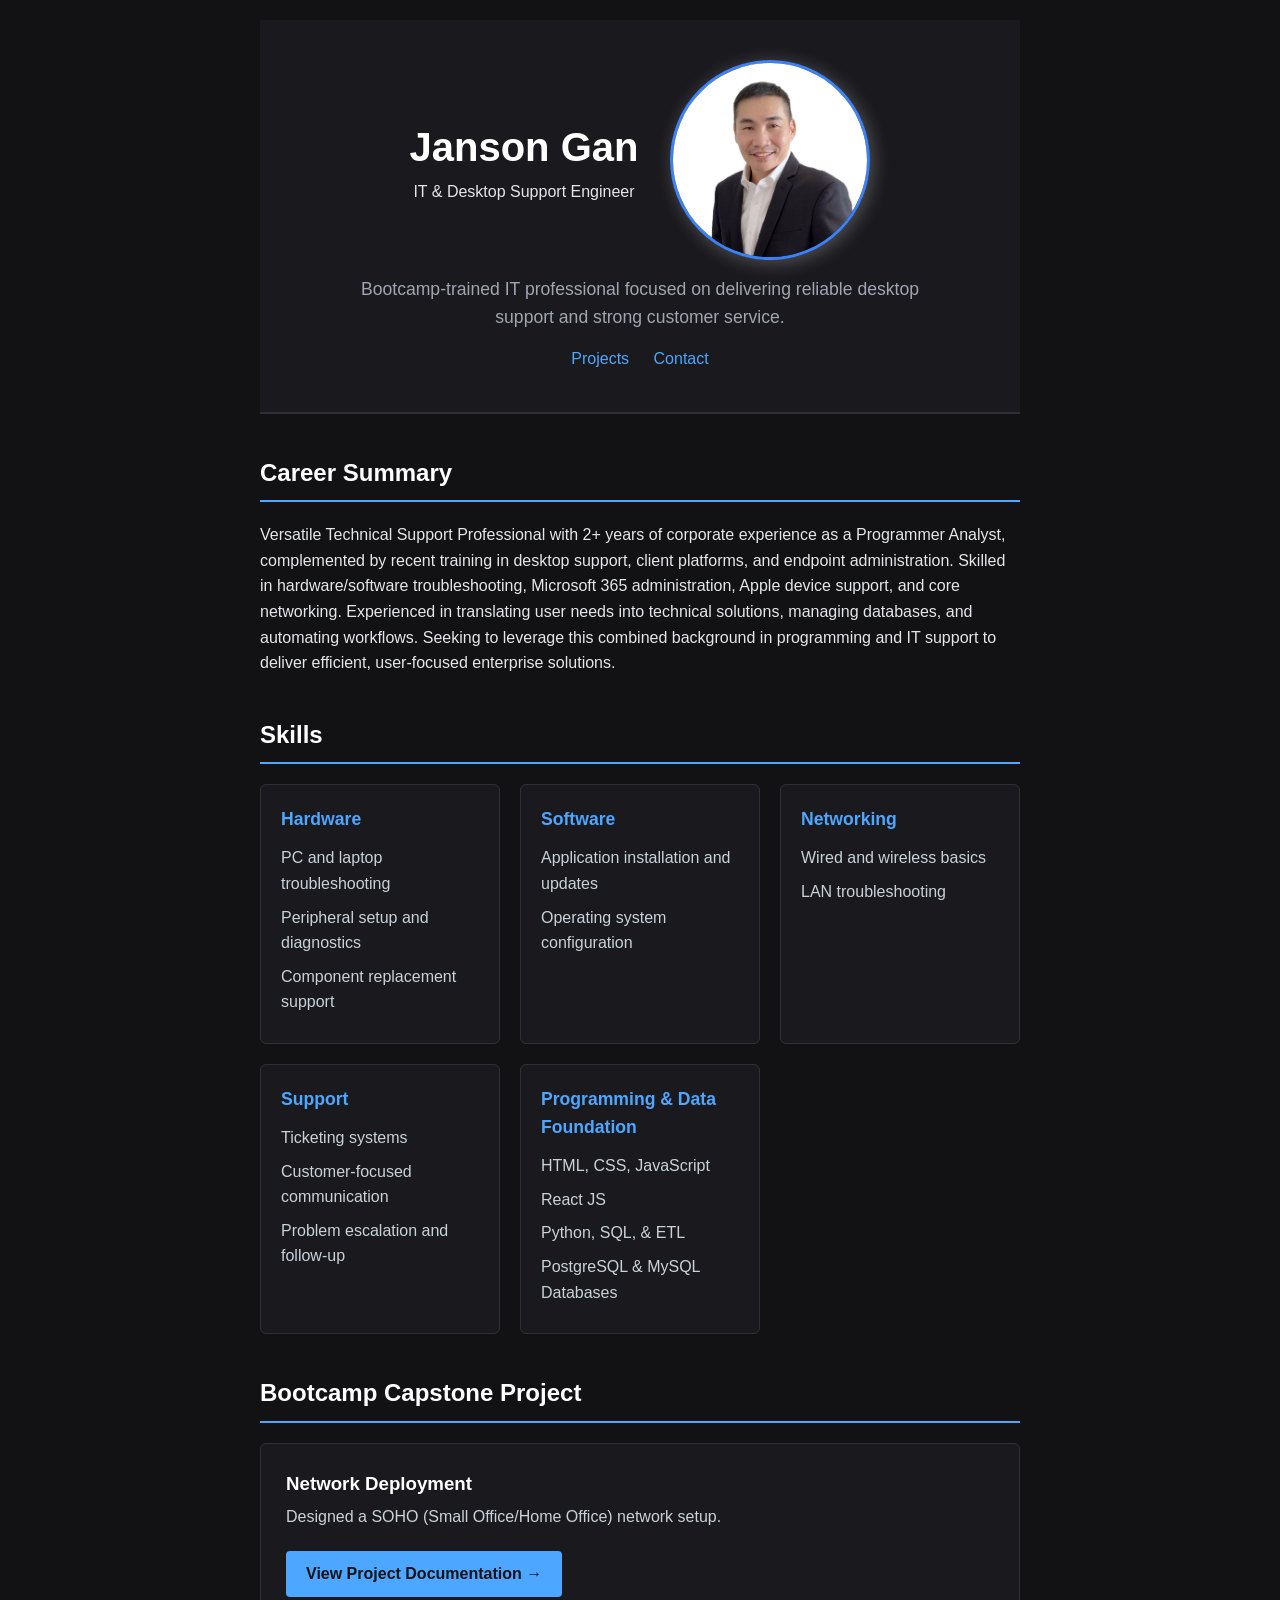
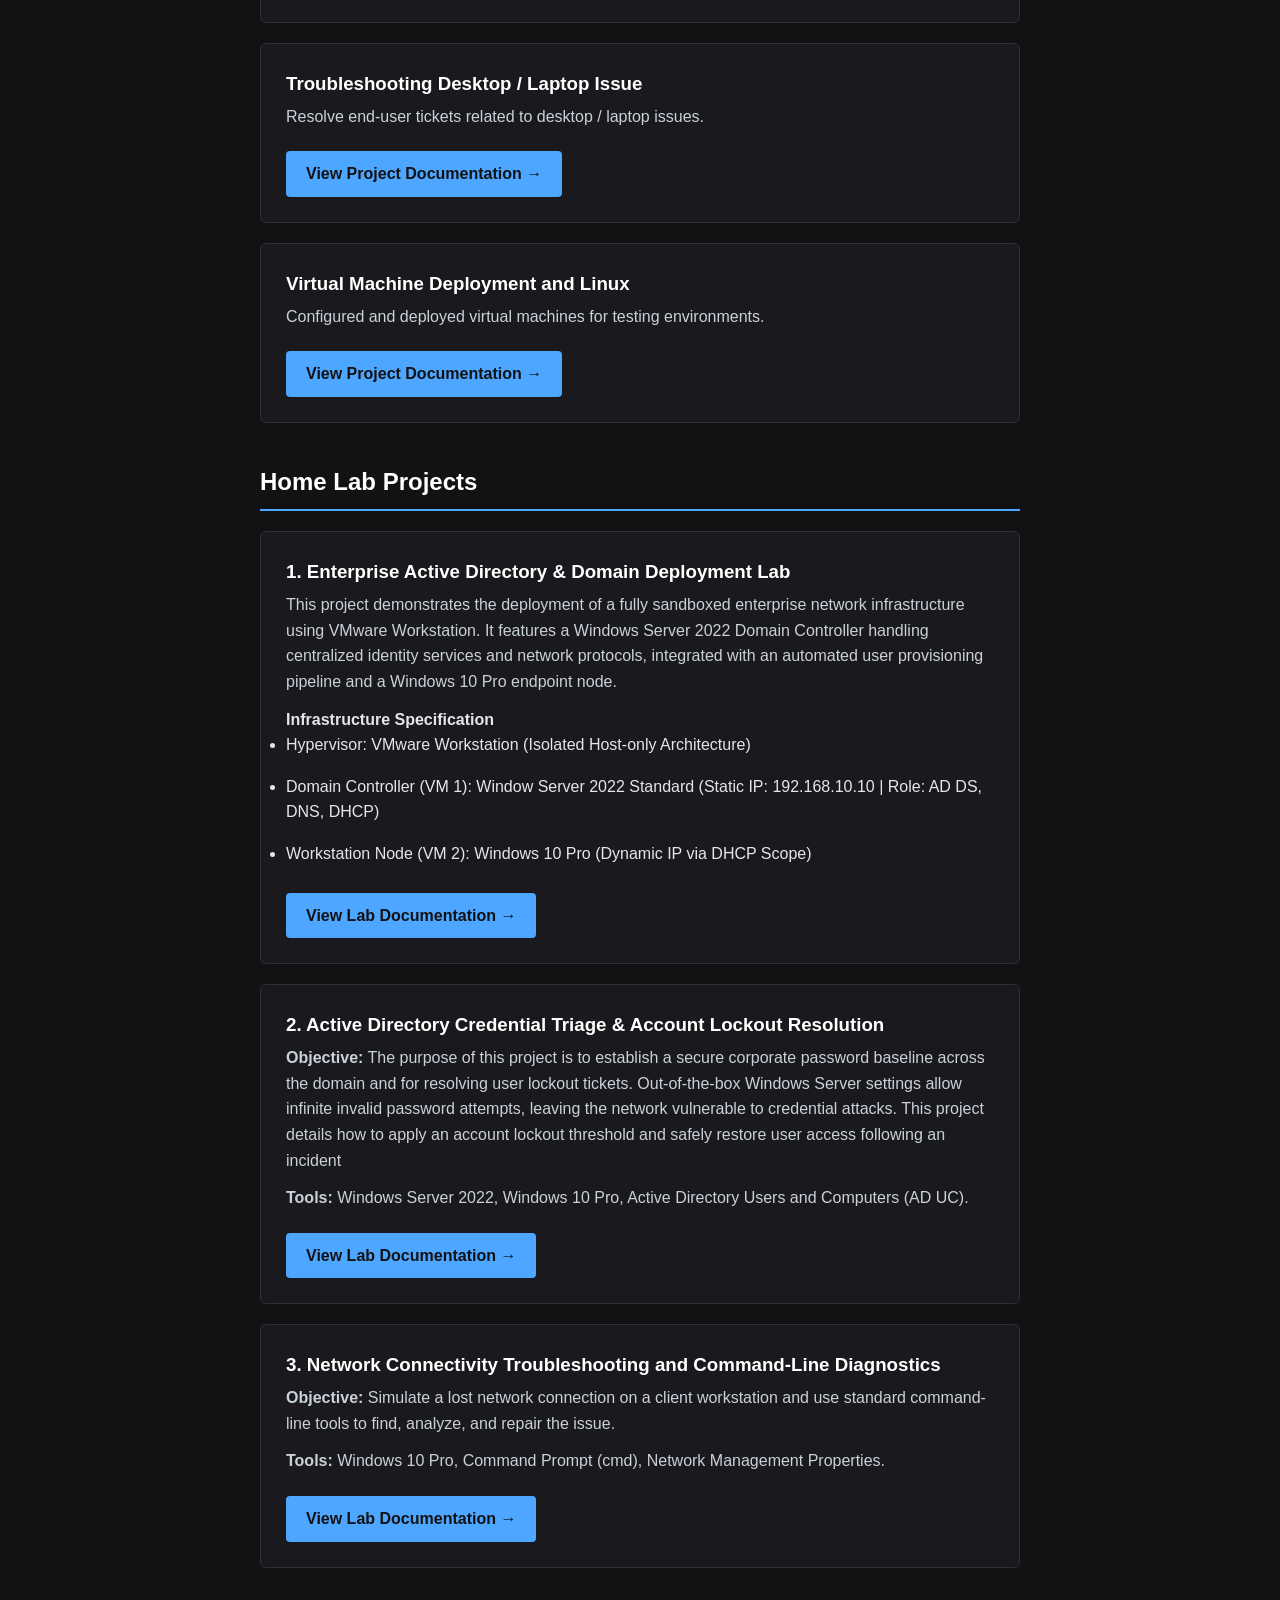
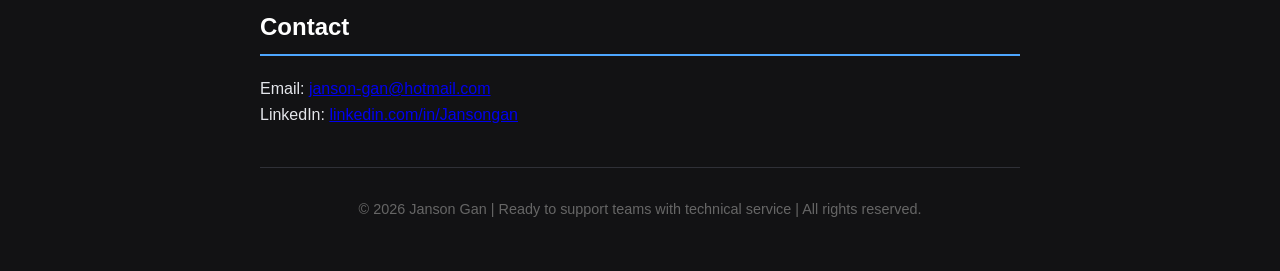
<file: index.html>
<!doctype html>
<html lang="en">
  <head>
    <meta charset="UTF-8" />
    <meta name="viewport" content="width=device-width, initial-scale=1.0" />
    <title>Janson Gan | IT & Desktop Support Engineer</title>
    <link rel="stylesheet" href="style.css" />
  </head>
  <body>
    <div class="container">
      <header>
        <div class="name_container">
          <div class="name">
            <h1>Janson Gan</h1>
            <p>IT & Desktop Support Engineer</p>
          </div>
          <div class="avatar">
            <img
              src="images/janson_gan_white_bg.jpg"
              alt="Janson Gan self image"
            />
          </div>
        </div>
        <p class="header_p">
          Bootcamp-trained IT professional focused on delivering reliable
          desktop support and strong customer service.
        </p>
        <div class="contact-links">
          <a href="#projects">Projects</a>
          <a href="#contact">Contact</a>
        </div>
      </header>

      <main>
        <section id="about">
          <h2>Career Summary</h2>
          <p>
            Versatile Technical Support Professional with 2+ years of corporate
            experience as a Programmer Analyst, complemented by recent training
            in desktop support, client platforms, and endpoint administration.
            Skilled in hardware/software troubleshooting, Microsoft 365
            administration, Apple device support, and core networking.
            Experienced in translating user needs into technical solutions,
            managing databases, and automating workflows. Seeking to leverage
            this combined background in programming and IT support to deliver
            efficient, user‑focused enterprise solutions.
          </p>
        </section>

        <section id="skills">
          <h2>Skills</h2>
          <div class="skills-grid">
            <div class="skill-category">
              <h3>Hardware</h3>
              <ul>
                <li>PC and laptop troubleshooting</li>
                <li>Peripheral setup and diagnostics</li>
                <li>Component replacement support</li>
              </ul>
            </div>
            <div class="skill-category">
              <h3>Software</h3>
              <ul>
                <li>Application installation and updates</li>
                <li>Operating system configuration</li>
              </ul>
            </div>
            <div class="skill-category">
              <h3>Networking</h3>
              <ul>
                <li>Wired and wireless basics</li>
                <li>LAN troubleshooting</li>
              </ul>
            </div>
            <div class="skill-category">
              <h3>Support</h3>
              <ul>
                <li>Ticketing systems</li>
                <li>Customer-focused communication</li>
                <li>Problem escalation and follow-up</li>
              </ul>
            </div>
            <div class="skill-category">
              <h3>Programming & Data Foundation</h3>
              <ul>
                <li>HTML, CSS, JavaScript</li>
                <li>React JS</li>
                <li>Python, SQL, & ETL</li>
                <li>PostgreSQL & MySQL Databases</li>
              </ul>
            </div>
          </div>
        </section>

        <section id="projects">
          <h2>Bootcamp Capstone Project</h2>
          <div class="project-card">
            <h3>Network Deployment</h3>
            <p>Designed a SOHO (Small Office/Home Office) network setup.</p>
            <a
              href="Network-Deployment/desktop_support_capstonstone_project_1.pdf"
              class="btn"
              target="_blank"
              >View Project Documentation →</a
            >
          </div>
          <div class="project-card">
            <h3>Troubleshooting Desktop / Laptop Issue</h3>
            <p>Resolve end-user tickets related to desktop / laptop issues.</p>
            <a
              href="PC-Troubleshooting/desktop_support_capstonstone_project_2.pdf"
              class="btn"
              target="_blank"
              >View Project Documentation →</a
            >
          </div>
          <div class="project-card">
            <h3>Virtual Machine Deployment and Linux</h3>
            <p>
              Configured and deployed virtual machines for testing environments.
            </p>
            <a
              href="VM-Deployment/desktop_support_capstonstone_project_3.pdf"
              class="btn"
              target="_blank"
              >View Project Documentation →</a
            >
          </div>
        </section>
        <section id="projects">
          <h2>Home Lab Projects</h2>
          <div class="project-card">
            <h3>1. Enterprise Active Directory & Domain Deployment Lab</h3>
            <p>
              This project demonstrates the deployment of a fully sandboxed
              enterprise network infrastructure using VMware Workstation. It
              features a Windows Server 2022 Domain Controller handling
              centralized identity services and network protocols, integrated
              with an automated user provisioning pipeline and a Windows 10 Pro
              endpoint node.
            </p>
            <div class="detail-column">
              <h4>Infrastructure Specification</h4>
              <ul>
                <li>
                  Hypervisor: VMware Workstation (Isolated Host-only
                  Architecture)
                </li>
                <li>
                  Domain Controller (VM 1): Window Server 2022 Standard (Static
                  IP: 192.168.10.10 | Role: AD DS, DNS, DHCP)
                </li>
                <li>
                  Workstation Node (VM 2): Windows 10 Pro (Dynamic IP via DHCP
                  Scope)
                </li>
              </ul>
            </div>
            <a
              href="Home-Lab-Projects/Enterprise Systems Infrastructure & Automation Lab.pdf"
              class="btn"
              target="_blank"
              >View Lab Documentation →</a
            >
          </div>
          <div class="project-card">
            <h3>
              2. Active Directory Credential Triage & Account Lockout Resolution
            </h3>
            <p>
              <strong>Objective:</strong> The purpose of this project is to
              establish a secure corporate password baseline across the domain
              and for resolving user lockout tickets. Out-of-the-box Windows
              Server settings allow infinite invalid password attempts, leaving
              the network vulnerable to credential attacks. This project details
              how to apply an account lockout threshold and safely restore user
              access following an incident
            </p>
            <p>
              <strong>Tools:</strong> Windows Server 2022, Windows 10 Pro,
              Active Directory Users and Computers (AD UC).
            </p>
            <div class="detail-column"></div>
            <a
              href="Home-Lab-Projects/domain_lockout_policies_reset_user_password.pdf"
              class="btn"
              target="_blank"
              >View Lab Documentation →</a
            >
          </div>
          <div class="project-card">
            <h3>
              3. Network Connectivity Troubleshooting and Command-Line
              Diagnostics
            </h3>
            <p>
              <strong>Objective:</strong> Simulate a lost network connection on
              a client workstation and use standard command-line tools to find,
              analyze, and repair the issue.
            </p>
            <p>
              <strong>Tools:</strong> Windows 10 Pro, Command Prompt (cmd),
              Network Management Properties.
            </p>
            <div class="detail-column"></div>
            <a
              href="Home-Lab-Projects/lost_internet_connectivity.pdf"
              class="btn"
              target="_blank"
              >View Lab Documentation →</a
            >
          </div>
        </section>

        <section id="contact">
          <h2>Contact</h2>
          <p>
            Email:
            <a href="mailto:janson-gan@hotmail.com">janson-gan@hotmail.com</a>
          </p>
          <p>
            LinkedIn:
            <a
              href="https://www.linkedin.com/in/jansongan"
              target="_blank"
              rel="noreferrer"
              >linkedin.com/in/Jansongan</a
            >
          </p>
        </section>
      </main>

      <footer>
        <p>
          &copy; <span id="year"></span> Janson Gan | Ready to support teams
          with technical service | All rights reserved.
        </p>
      </footer>
      <script>
        document.getElementById("year").textContent = new Date().getFullYear();
      </script>
    </div>
  </body>
</html>
</file>
<file: style.css>
/* Universal Reset & Dark Theme */
* {
    margin: 0;
    padding: 0;
    box-sizing: border-box;
}

body {
    font-family: -apple-system, BlinkMacSystemFont, "Segoe UI", Roboto, Helvetica, Arial, sans-serif;
    background-color: #121214;
    color: #e4e6eb;
    line-height: 1.6;
}

.container {
    max-width: 800px;
    margin: 0 auto;
    padding: 20px;
}

.avatar {
    width: 200px;
    height: 200px;
}
.avatar img {
    width: 100%;
    border-radius: 50%;
    object-fit: cover;
    border: 3px solid #3b82f6;
    box-shadow: 3px 3px 18px rgba(255, 255, 255, 0.25);
}

/* Header styling */
header {
    background-color: #1a1a1e;
    text-align: center;
    padding: 40px 20px;
    border-bottom: 2px solid #2f3037;
}

.name_container {
    display: flex;
    justify-content: center;
    align-items: center;
    gap: 32px;
}

.name {
    padding: 0;
    margin: 0;
}

header h1 {
    color: #ffffff;
    font-size: 2.5rem;
}

.header_p {
    color: #a0a5b1;
    font-size: 1.1rem;
    margin: 15px auto;
    max-width: 560px;
    
}

.contact-links a {
    color: #4da6ff;
    text-decoration: none;
    margin: 0 10px;
    font-weight: 500;
}

.contact-links a:hover {
    text-decoration: underline;
}

/* Section styling */
section {
    margin: 40px 0;
}

h2 {
    color: #ffffff;
    border-bottom: 2px solid #4da6ff;
    padding-bottom: 8px;
    margin-bottom: 20px;
}

/* Skills Matrix Grid */
.skills-grid {
    display: grid;
    grid-template-columns: repeat(auto-fit, minmax(220px, 1fr));
    gap: 20px;
}

.skill-category {
    background-color: #1a1a1e;
    padding: 20px;
    border-radius: 6px;
    border: 1px solid #2f3037;
}

.skill-category h3 {
    color: #4da6ff;
    margin-bottom: 12px;
    font-size: 1.1rem;
}

.skill-category ul {
    list-style-type: none;
}

.skill-category li {
    margin-bottom: 8px;
    color: #c9d1d9;
}

/* Project Cards & Experience Cards */
.project-card, .experience-card {
    background-color: #1a1a1e;
    padding: 25px;
    border-radius: 6px;
    border: 1px solid #2f3037;
    margin-bottom: 20px;
    position: relative;
}

.project-card h3, .experience-card h3 {
    color: #ffffff;
    margin-bottom: 5px;
}

.exp-meta {
    color: #4da6ff;
    font-size: 0.9rem;
    margin-bottom: 10px;
    font-weight: 500;
}

.project-card p, .experience-card p {
    margin-bottom: 12px;
    color: #c9d1d9;
}

.detail-column {
    margin-bottom: 12px;
}

.detail-column li {
    margin-bottom: 16px;
}

/* Training Provider Badges */
.badge {
    display: inline-block;
    background-color: #2f3037;
    color: #a0a5b1;
    font-size: 0.75rem;
    padding: 3px 8px;
    border-radius: 4px;
    margin-bottom: 8px;
    text-transform: uppercase;
    letter-spacing: 0.05em;
    border: 1px solid #444;
}

.btn {
    display: inline-block;
    background-color: #4da6ff;
    color: #121214;
    padding: 10px 20px;
    text-decoration: none;
    font-weight: bold;
    border-radius: 4px;
    margin-top: 10px;
    transition: background-color 0.2s ease;
}

.btn:hover {
    background-color: #358ee0;
}

/* Footer styling */
footer {
    text-align: center;
    padding: 30px;
    color: #666;
    font-size: 0.9rem;
    border-top: 1px solid #2f3037;
}

/* Responsive mobile */
@media (max-width: 600px) {
    .name_container {
        flex-direction: column;
    }
}
</file>
